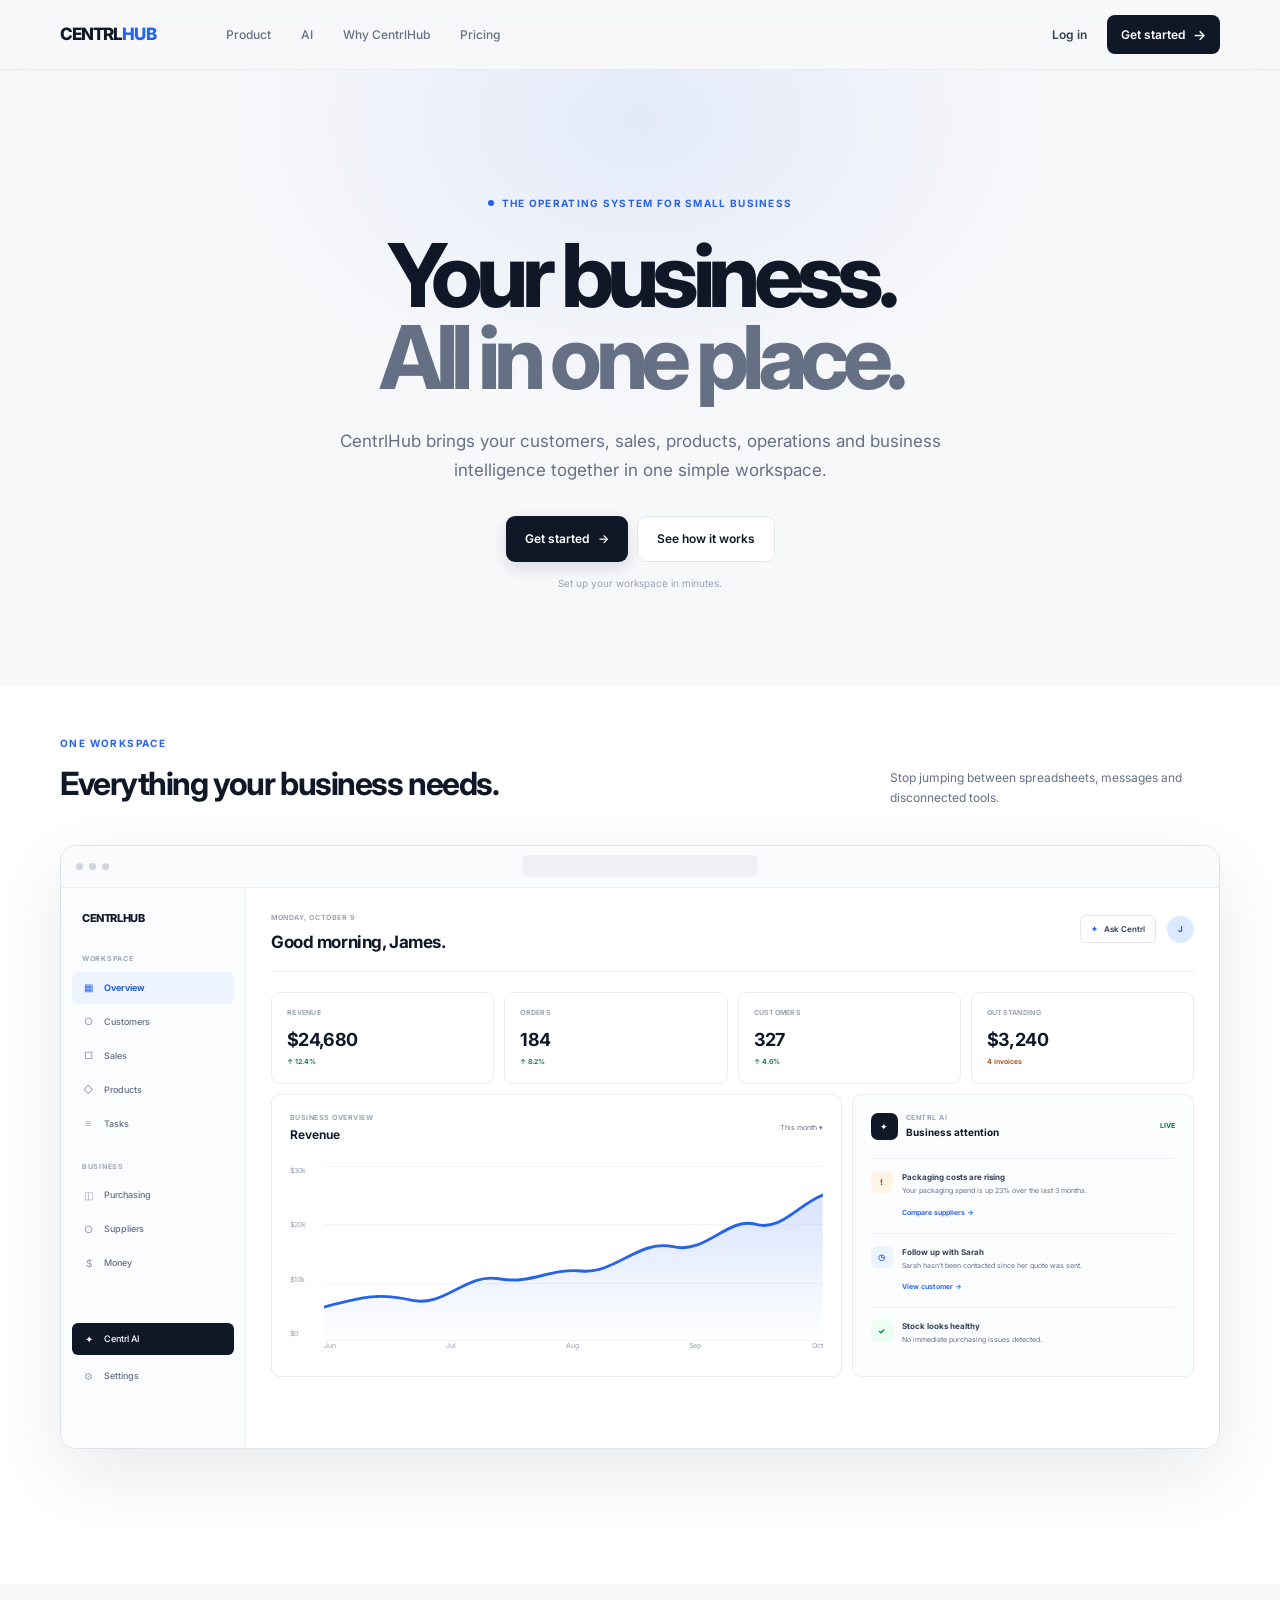
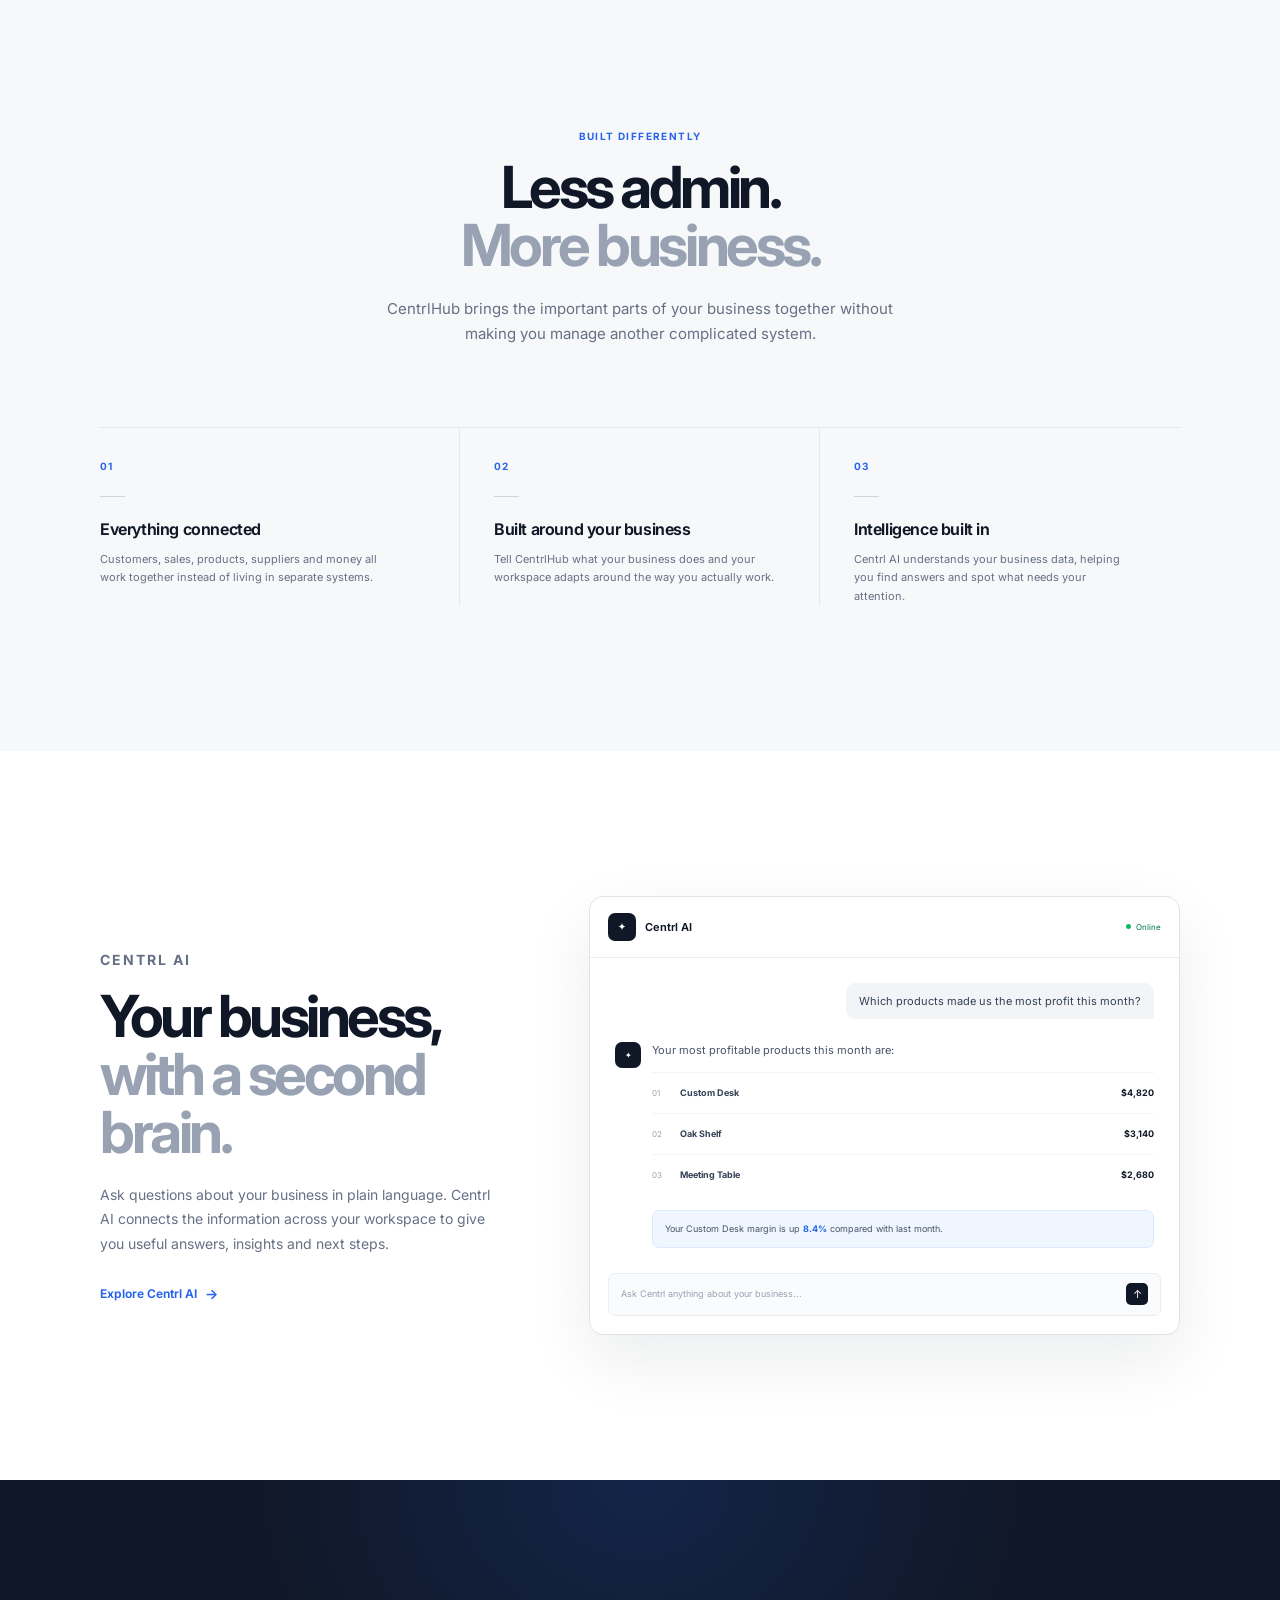
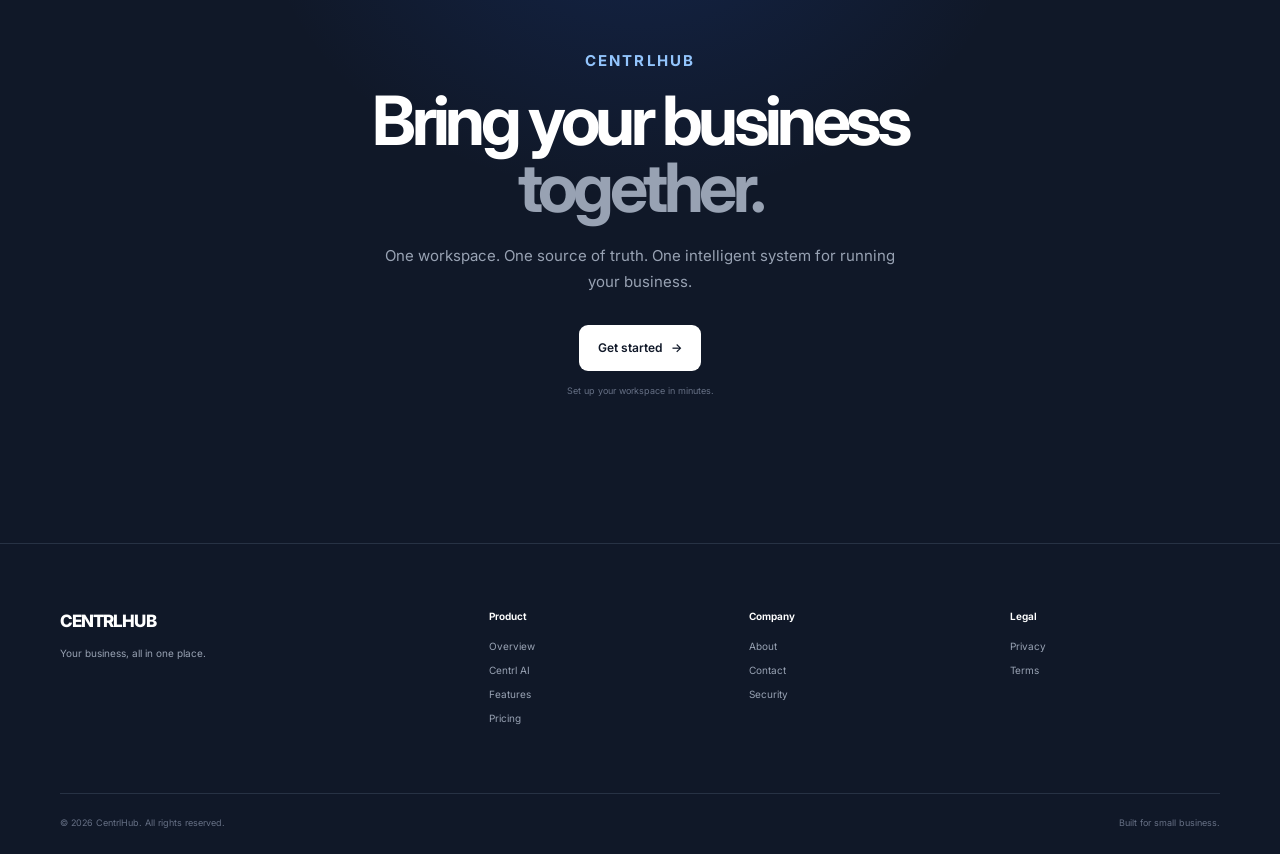
<file: index.html>
<!DOCTYPE html>
<html lang="en">
<head>
    <meta charset="UTF-8">
    <meta name="viewport" content="width=device-width, initial-scale=1.0">

    <title>CentrlHub — Your business, all in one place.</title>

    <meta
        name="description"
        content="CentrlHub brings your customers, sales, operations and business intelligence together in one simple workspace."
    >

    <link rel="preconnect" href="https://fonts.googleapis.com">
    <link rel="preconnect" href="https://fonts.gstatic.com" crossorigin>

    <link
        href="https://fonts.googleapis.com/css2?family=Inter:wght@400;500;600;700;800&display=swap"
        rel="stylesheet"
    >

    <link rel="stylesheet" href="style.css">
</head>

<body>

<!-- =====================================================
     NAVBAR
     ===================================================== -->

<header class="navbar">
    <div class="nav-inner">

        <a href="index.html" class="logo">
            CENTRL<span>HUB</span>
        </a>

        <nav class="nav-links">
            <a href="#product">Product</a>
            <a href="#ai">AI</a>
            <a href="#why-centrlhub">Why CentrlHub</a>
            <a href="#pricing">Pricing</a>
        </nav>

        <div class="nav-actions">

            <a href="#" class="login">
                Log in
            </a>

            <a href="signup.html" class="nav-cta">
                Get started
                <span>→</span>
            </a>

        </div>

        <button class="mobile-menu" aria-label="Open menu">
            <span></span>
            <span></span>
        </button>

    </div>
</header>


<main>

<!-- =====================================================
     HERO
     ===================================================== -->

<section class="hero">

    <div class="hero-glow"></div>

    <div class="hero-inner">

        <div class="hero-label">
            <span class="status-dot"></span>
            THE OPERATING SYSTEM FOR SMALL BUSINESS
        </div>

        <h1>
            Your business.<br>
            <span>All in one place.</span>
        </h1>

        <p class="hero-description">
            CentrlHub brings your customers, sales, products,
            operations and business intelligence together in
            one simple workspace.
        </p>

        <div class="hero-actions">

            <a href="signup.html" class="button button-dark">
                Get started
                <span>→</span>
            </a>

            <a href="#product" class="button button-light">
                See how it works
            </a>

        </div>

        <p class="hero-note">
            Set up your workspace in minutes.
        </p>

    </div>

</section>


<!-- =====================================================
     PRODUCT PREVIEW
     ===================================================== -->

<section class="product-section" id="product">

    <div class="product-container">

        <div class="product-top">

            <div>
                <p class="small-label">ONE WORKSPACE</p>
                <h2>Everything your business needs.</h2>
            </div>

            <p>
                Stop jumping between spreadsheets, messages
                and disconnected tools.
            </p>

        </div>


        <div class="dashboard-window">

            <div class="window-top">

                <div class="window-dots">
                    <i></i>
                    <i></i>
                    <i></i>
                </div>

                <div class="window-url">
                    app.centrlhub.com
                </div>

            </div>


            <div class="dashboard">

                <aside class="dashboard-sidebar">

                    <div class="dashboard-logo">
                        CENTRLHUB
                    </div>

                    <div class="side-group">

                        <p>WORKSPACE</p>

                        <a class="side-link active">
                            <b>▦</b>
                            Overview
                        </a>

                        <a class="side-link">
                            <b>○</b>
                            Customers
                        </a>

                        <a class="side-link">
                            <b>□</b>
                            Sales
                        </a>

                        <a class="side-link">
                            <b>◇</b>
                            Products
                        </a>

                        <a class="side-link">
                            <b>≡</b>
                            Tasks
                        </a>

                    </div>

                    <div class="side-group">

                        <p>BUSINESS</p>

                        <a class="side-link">
                            <b>◫</b>
                            Purchasing
                        </a>

                        <a class="side-link">
                            <b>○</b>
                            Suppliers
                        </a>

                        <a class="side-link">
                            <b>$</b>
                            Money
                        </a>

                    </div>

                    <div class="side-bottom">

                        <a class="side-link ai-side">
                            <b>✦</b>
                            Centrl AI
                        </a>

                        <a class="side-link">
                            <b>⚙</b>
                            Settings
                        </a>

                    </div>

                </aside>


                <div class="dashboard-main">

                    <div class="dashboard-header">

                        <div>
                            <span>MONDAY, OCTOBER 9</span>
                            <h3>Good morning, James.</h3>
                        </div>

                        <div class="dashboard-header-right">

                            <button class="ask-button">
                                <span>✦</span>
                                Ask Centrl
                            </button>

                            <div class="avatar">
                                J
                            </div>

                        </div>

                    </div>


                    <div class="dashboard-stats">

                        <div class="dash-stat">
                            <span>REVENUE</span>
                            <strong>$24,680</strong>
                            <small class="up">↑ 12.4%</small>
                        </div>

                        <div class="dash-stat">
                            <span>ORDERS</span>
                            <strong>184</strong>
                            <small class="up">↑ 8.2%</small>
                        </div>

                        <div class="dash-stat">
                            <span>CUSTOMERS</span>
                            <strong>327</strong>
                            <small class="up">↑ 4.6%</small>
                        </div>

                        <div class="dash-stat">
                            <span>OUTSTANDING</span>
                            <strong>$3,240</strong>
                            <small class="attention">4 invoices</small>
                        </div>

                    </div>


                    <div class="dashboard-grid">

                        <div class="business-card">

                            <div class="card-heading">

                                <div>
                                    <span>BUSINESS OVERVIEW</span>
                                    <h4>Revenue</h4>
                                </div>

                                <span class="period">
                                    This month ▾
                                </span>

                            </div>


                            <div class="chart">

                                <div class="chart-labels">
                                    <span>$30k</span>
                                    <span>$20k</span>
                                    <span>$10k</span>
                                    <span>$0</span>
                                </div>

                                <div class="chart-area">

                                    <div class="grid-line line-one"></div>
                                    <div class="grid-line line-two"></div>
                                    <div class="grid-line line-three"></div>
                                    <div class="grid-line line-four"></div>

                                    <svg
                                        viewBox="0 0 600 180"
                                        preserveAspectRatio="none"
                                    >

                                        <defs>

                                            <linearGradient
                                                id="chartFill"
                                                x1="0"
                                                y1="0"
                                                x2="0"
                                                y2="1"
                                            >

                                                <stop
                                                    offset="0%"
                                                    stop-color="#2563eb"
                                                    stop-opacity="0.18"
                                                />

                                                <stop
                                                    offset="100%"
                                                    stop-color="#2563eb"
                                                    stop-opacity="0"
                                                />

                                            </linearGradient>

                                        </defs>


                                        <path
                                            d="M0 145 C45 135, 65 130, 105 138 C145 146, 170 110, 210 116 C250 122, 270 105, 310 108 C350 111, 380 75, 420 83 C460 91, 485 52, 520 60 C550 67, 570 40, 600 30 L600 180 L0 180 Z"
                                            fill="url(#chartFill)"
                                        />


                                        <path
                                            d="M0 145 C45 135, 65 130, 105 138 C145 146, 170 110, 210 116 C250 122, 270 105, 310 108 C350 111, 380 75, 420 83 C460 91, 485 52, 520 60 C550 67, 570 40, 600 30"
                                            fill="none"
                                            stroke="#2563eb"
                                            stroke-width="3"
                                            stroke-linecap="round"
                                        />

                                    </svg>

                                </div>

                            </div>


                            <div class="chart-months">
                                <span>Jun</span>
                                <span>Jul</span>
                                <span>Aug</span>
                                <span>Sep</span>
                                <span>Oct</span>
                            </div>

                        </div>


                        <div class="ai-card">

                            <div class="ai-card-header">

                                <div class="ai-heading">

                                    <div class="ai-mark">
                                        ✦
                                    </div>

                                    <div>
                                        <span>CENTRL AI</span>
                                        <strong>Business attention</strong>
                                    </div>

                                </div>

                                <span class="ai-live">
                                    LIVE
                                </span>

                            </div>


                            <div class="ai-alert">

                                <div class="alert-icon orange">
                                    !
                                </div>

                                <div>

                                    <strong>
                                        Packaging costs are rising
                                    </strong>

                                    <p>
                                        Your packaging spend is up
                                        23% over the last 3 months.
                                    </p>

                                    <button>
                                        Compare suppliers →
                                    </button>

                                </div>

                            </div>


                            <div class="ai-alert">

                                <div class="alert-icon blue">
                                    ◷
                                </div>

                                <div>

                                    <strong>
                                        Follow up with Sarah
                                    </strong>

                                    <p>
                                        Sarah hasn't been contacted
                                        since her quote was sent.
                                    </p>

                                    <button>
                                        View customer →
                                    </button>

                                </div>

                            </div>


                            <div class="ai-alert">

                                <div class="alert-icon green">
                                    ✓
                                </div>

                                <div>

                                    <strong>
                                        Stock looks healthy
                                    </strong>

                                    <p>
                                        No immediate purchasing
                                        issues detected.
                                    </p>

                                </div>

                            </div>

                        </div>

                    </div>

                </div>

            </div>

        </div>

    </div>

</section>


<!-- =====================================================
     WHY CENTRLHUB
     ===================================================== -->

<section class="why-section" id="why-centrlhub">

    <div class="container">

        <div class="center-heading">

            <p class="small-label">
                BUILT DIFFERENTLY
            </p>

            <h2>
                Less admin.<br>
                <span>More business.</span>
            </h2>

            <p>
                CentrlHub brings the important parts of your
                business together without making you manage
                another complicated system.
            </p>

        </div>


        <div class="benefits">

            <article class="benefit">

                <div class="benefit-number">
                    01
                </div>

                <div class="benefit-line"></div>

                <h3>
                    Everything connected
                </h3>

                <p>
                    Customers, sales, products, suppliers and
                    money all work together instead of living
                    in separate systems.
                </p>

            </article>


            <article class="benefit">

                <div class="benefit-number">
                    02
                </div>

                <div class="benefit-line"></div>

                <h3>
                    Built around your business
                </h3>

                <p>
                    Tell CentrlHub what your business does and
                    your workspace adapts around the way you
                    actually work.
                </p>

            </article>


            <article class="benefit">

                <div class="benefit-number">
                    03
                </div>

                <div class="benefit-line"></div>

                <h3>
                    Intelligence built in
                </h3>

                <p>
                    Centrl AI understands your business data,
                    helping you find answers and spot what
                    needs your attention.
                </p>

            </article>

        </div>

    </div>

</section>


<!-- =====================================================
     AI
     ===================================================== -->

<section class="ai-section" id="ai">

    <div class="container">

        <div class="ai-section-layout">

            <div class="ai-copy">

                <p class="small-label">
                    CENTRL AI
                </p>

                <h2>
                    Your business,<br>
                    <span>with a second brain.</span>
                </h2>

                <p>
                    Ask questions about your business in plain
                    language. Centrl AI connects the information
                    across your workspace to give you useful
                    answers, insights and next steps.
                </p>

                <a href="#" class="text-link">
                    Explore Centrl AI
                    <span>→</span>
                </a>

            </div>


            <div class="ai-conversation">

                <div class="conversation-top">

                    <div class="conversation-brand">

                        <div>
                            ✦
                        </div>

                        <span>
                            Centrl AI
                        </span>

                    </div>

                    <span class="online">
                        Online
                    </span>

                </div>


                <div class="conversation-body">

                    <div class="user-bubble">
                        Which products made us the most profit
                        this month?
                    </div>


                    <div class="assistant-response">

                        <div class="assistant-avatar">
                            ✦
                        </div>

                        <div class="assistant-content">

                            <p>
                                Your most profitable products
                                this month are:
                            </p>

                            <div class="profit-item">
                                <span>01</span>
                                <strong>Custom Desk</strong>
                                <b>$4,820</b>
                            </div>

                            <div class="profit-item">
                                <span>02</span>
                                <strong>Oak Shelf</strong>
                                <b>$3,140</b>
                            </div>

                            <div class="profit-item">
                                <span>03</span>
                                <strong>Meeting Table</strong>
                                <b>$2,680</b>
                            </div>

                            <p class="ai-insight">
                                Your Custom Desk margin is up
                                <strong>8.4%</strong> compared
                                with last month.
                            </p>

                        </div>

                    </div>

                </div>


                <div class="conversation-input">
                    Ask Centrl anything about your business...
                    <span>↑</span>
                </div>

            </div>

        </div>

    </div>

</section>


<!-- =====================================================
     FINAL CTA
     ===================================================== -->

<section class="final-section" id="pricing">

    <div class="final-glow"></div>

    <div class="final-content">

        <p class="small-label">
            CENTRLHUB
        </p>

        <h2>
            Bring your business<br>
            <span>together.</span>
        </h2>

        <p>
            One workspace. One source of truth.
            One intelligent system for running your business.
        </p>

        <a href="signup.html" class="button button-white">
            Get started
            <span>→</span>
        </a>

        <small>
            Set up your workspace in minutes.
        </small>

    </div>

</section>

</main>


<!-- =====================================================
     FOOTER
     ===================================================== -->

<footer class="footer">

    <div class="footer-inner">

        <div class="footer-main">

            <div class="footer-brand">

                <a href="index.html" class="footer-logo">
                    CENTRL<span>HUB</span>
                </a>

                <p>
                    Your business, all in one place.
                </p>

            </div>


            <div class="footer-column">

                <h4>Product</h4>

                <a href="#product">
                    Overview
                </a>

                <a href="#ai">
                    Centrl AI
                </a>

                <a href="#">
                    Features
                </a>

                <a href="#pricing">
                    Pricing
                </a>

            </div>


            <div class="footer-column">

                <h4>Company</h4>

                <a href="#">
                    About
                </a>

                <a href="#">
                    Contact
                </a>

                <a href="#">
                    Security
                </a>

            </div>


            <div class="footer-column">

                <h4>Legal</h4>

                <a href="#">
                    Privacy
                </a>

                <a href="#">
                    Terms
                </a>

            </div>

        </div>


        <div class="footer-bottom">

            <span>
                © 2026 CentrlHub. All rights reserved.
            </span>

            <span>
                Built for small business.
            </span>

        </div>

    </div>

</footer>

</body>
</html>
</file>
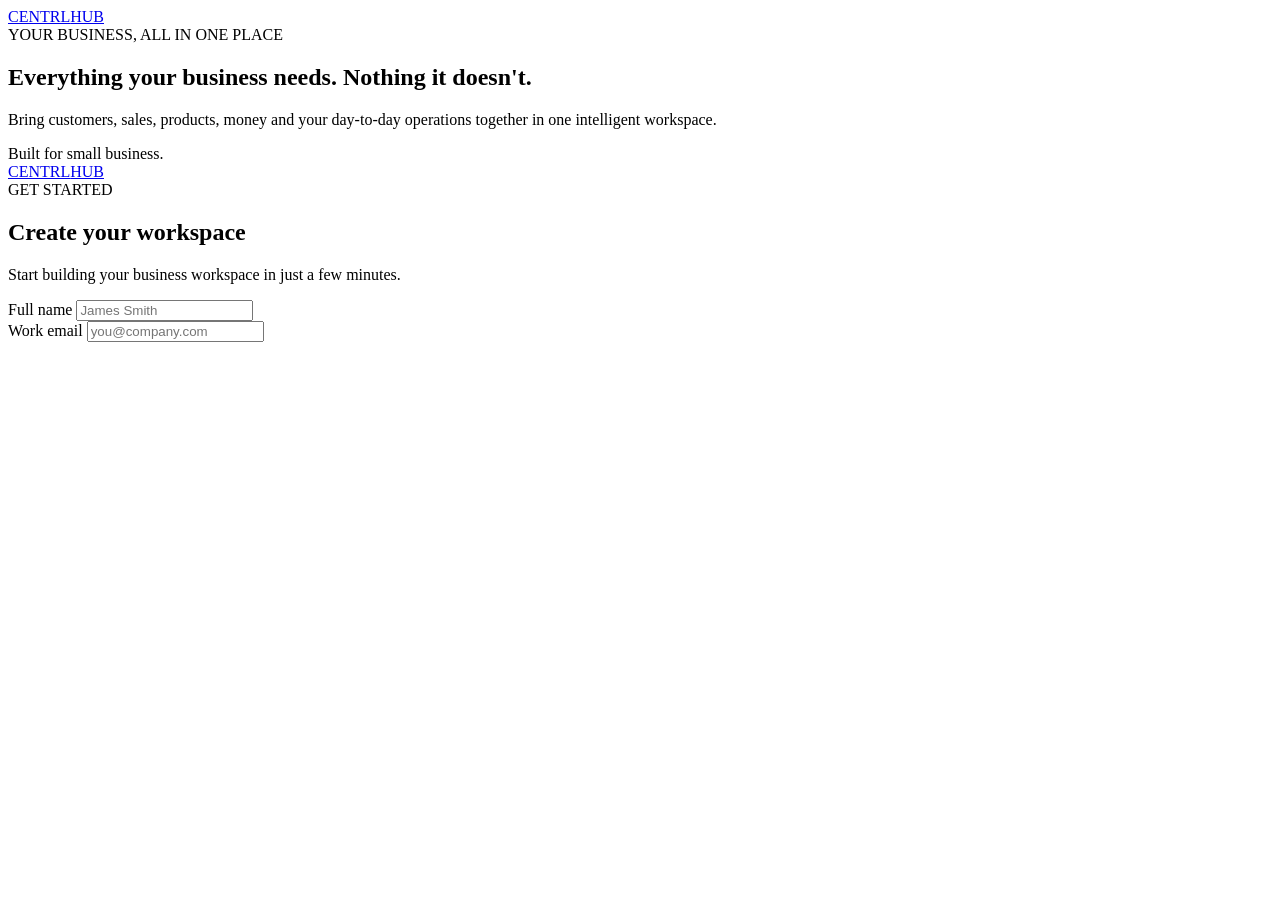
<file: signup.html>
<!DOCTYPE html>
<html lang="en">
<head>
    <meta charset="UTF-8">
    <meta name="viewport" content="width=device-width, initial-scale=1.0">

    <title>Create your workspace — CentrlHub</title>

    <link rel="preconnect" href="https://fonts.googleapis.com">
    <link rel="preconnect" href="https://fonts.gstatic.com" crossorigin>

    <link
        href="https://fonts.googleapis.com/css2?family=Inter:wght@400;500;600;700;800&display=swap"
        rel="stylesheet"
    >

    <link rel="stylesheet" href="signup.css">
</head>

<body>

    <main class="signup-page">

        <!-- LEFT BRAND PANEL -->

        <section class="signup-brand">

            <div class="brand-content">

                <a href="index.html" class="logo">
                    CENTRL<span>HUB</span>
                </a>

                <div class="brand-message">

                    <span class="eyebrow">
                        YOUR BUSINESS, ALL IN ONE PLACE
                    </span>

                    <h1>
                        Everything your business needs.
                        <span>Nothing it doesn't.</span>
                    </h1>

                    <p>
                        Bring customers, sales, products, money and your
                        day-to-day operations together in one intelligent workspace.
                    </p>

                </div>

                <div class="brand-footer">
                    Built for small business.
                </div>

            </div>

        </section>


        <!-- SIGNUP PANEL -->

        <section class="signup-form-section">

            <div class="signup-container">

                <!-- MOBILE LOGO -->

                <div class="mobile-logo">

                    <a href="index.html" class="logo">
                        CENTRL<span>HUB</span>
                    </a>

                </div>


                <!-- HEADER -->

                <header class="form-header">

                    <span class="step">
                        GET STARTED
                    </span>

                    <h2>
                        Create your workspace
                    </h2>

                    <p>
                        Start building your business workspace in just a few minutes.
                    </p>

                </header>


                <!-- FORM -->

                <form
                    class="signup-form"
                    id="signupForm"
                >

                    <!-- FULL NAME -->

                    <div class="form-group">

                        <label for="name">
                            Full name
                        </label>

                        <input
                            type="text"
                            id="name"
                            name="name"
                            placeholder="James Smith"
                            autocomplete="name"
                            required
                        >

                    </div>


                    <!-- EMAIL -->

                    <div class="form-group">

                        <label for="email">
                            Work email
                        </label>

                        <input
                            type="email"
                            id="email"
                            name="email"
                            placeholder="you@company.com"
                            autocomplete="email"
                            required
                        >

                    </div>


                    <!-- PASSWORD -->

                    <div class="form-group">

                        <label for="password">
</file>
<file: style.css>
/* =========================================================
   CENTRLHUB — LANDING PAGE
   ========================================================= */

:root {
    --black: #101828;
    --black-2: #1d2939;

    --text: #344054;
    --muted: #667085;
    --soft: #98a2b3;

    --blue: #2563eb;
    --blue-dark: #1d4ed8;
    --blue-soft: #eff6ff;
    --blue-border: #dbeafe;

    --background: #f7f8fa;
    --white: #ffffff;

    --border: #e4e7ec;
    --border-light: #eaecf0;

    --green: #12b76a;
    --orange: #f79009;

    --radius: 12px;
    --radius-large: 18px;

    --shadow:
        0 25px 70px rgba(16, 24, 40, 0.09);
}


/* =========================================================
   RESET
   ========================================================= */

* {
    box-sizing: border-box;
    margin: 0;
    padding: 0;
}

html {
    scroll-behavior: smooth;
}

body {
    background: var(--background);
    color: var(--black);

    font-family:
        "Inter",
        -apple-system,
        BlinkMacSystemFont,
        "Segoe UI",
        sans-serif;

    line-height: 1.5;

    -webkit-font-smoothing: antialiased;
}

a {
    color: inherit;
    text-decoration: none;
}

button {
    font: inherit;
}

::selection {
    background: #dbeafe;
    color: var(--black);
}


/* =========================================================
   SHARED
   ========================================================= */

.container,
.nav-inner,
.footer-inner {
    width: min(1160px, calc(100% - 48px));
    margin: 0 auto;
}

.small-label {
    color: var(--blue);

    font-size: 10px;
    font-weight: 700;
    letter-spacing: 0.14em;
    text-transform: uppercase;
}


/* =========================================================
   NAVBAR
   ========================================================= */

.navbar {
    position: relative;
    z-index: 100;

    height: 70px;

    border-bottom: 1px solid rgba(228, 231, 236, 0.75);

    background: rgba(247, 248, 250, 0.88);

    backdrop-filter: blur(18px);
    -webkit-backdrop-filter: blur(18px);
}

.nav-inner {
    display: flex;
    align-items: center;

    height: 100%;
}

.logo {
    color: var(--black);

    font-size: 17px;
    font-weight: 800;
    letter-spacing: -0.055em;
}

.logo span {
    color: var(--blue);
}

.nav-links {
    display: flex;
    gap: 30px;

    margin-left: 70px;
}

.nav-links a {
    color: var(--muted);

    font-size: 12px;
    font-weight: 500;

    transition: color 0.2s ease;
}

.nav-links a:hover {
    color: var(--black);
}

.nav-actions {
    display: flex;
    align-items: center;
    gap: 20px;

    margin-left: auto;
}

.login {
    color: var(--text);

    font-size: 12px;
    font-weight: 600;
}

.nav-cta {
    display: inline-flex;
    align-items: center;
    gap: 8px;

    padding: 9px 14px;

    border-radius: 8px;

    background: var(--black);
    color: #ffffff;

    font-size: 12px;
    font-weight: 600;

    transition:
        transform 0.2s ease,
        background 0.2s ease;
}

.nav-cta:hover {
    transform: translateY(-1px);
    background: #1f2937;
}

.nav-cta span {
    font-size: 14px;
}

.mobile-menu {
    display: none;
}


/* =========================================================
   HERO
   ========================================================= */

.hero {
    position: relative;

    overflow: hidden;

    padding: 118px 24px 95px;

    text-align: center;
}

.hero-glow {
    position: absolute;

    top: -250px;
    left: 50%;

    width: 850px;
    height: 600px;

    transform: translateX(-50%);

    background:
        radial-gradient(
            ellipse,
            rgba(37, 99, 235, 0.095),
            transparent 68%
        );

    pointer-events: none;
}

.hero-inner {
    position: relative;
    z-index: 2;

    max-width: 850px;
    margin: 0 auto;
}

.hero-label {
    display: inline-flex;
    align-items: center;
    gap: 8px;

    margin-bottom: 23px;

    color: var(--blue);

    font-size: 10px;
    font-weight: 700;
    letter-spacing: 0.13em;
}

.status-dot {
    width: 6px;
    height: 6px;

    border-radius: 50%;

    background: var(--blue);
}

.hero h1 {
    color: var(--black);

    font-size: clamp(55px, 8vw, 88px);
    font-weight: 750;
    line-height: 0.94;
    letter-spacing: -0.075em;
}

.hero h1 span {
    color: #667085;
}

.hero-description {
    max-width: 650px;

    margin: 28px auto 0;

    color: var(--muted);

    font-size: 17px;
    line-height: 1.7;
}

.hero-actions {
    display: flex;
    justify-content: center;
    gap: 9px;

    margin-top: 31px;
}

.button {
    display: inline-flex;
    align-items: center;
    justify-content: center;
    gap: 9px;

    min-height: 46px;

    padding: 0 19px;

    border-radius: 9px;

    font-size: 12px;
    font-weight: 600;

    transition:
        transform 0.2s ease,
        background 0.2s ease,
        border-color 0.2s ease;
}

.button:hover {
    transform: translateY(-1px);
}

.button-dark {
    background: var(--black);
    color: #ffffff;

    box-shadow: 0 6px 16px rgba(16, 24, 40, 0.13);
}

.button-dark:hover {
    background: #1f2937;
}

.button-light {
    border: 1px solid var(--border);

    background: #ffffff;
    color: var(--black);
}

.button-light:hover {
    border-color: #d0d5dd;
}

.hero-note {
    margin-top: 14px;

    color: var(--soft);

    font-size: 10px;
}


/* =========================================================
   PRODUCT SECTION
   ========================================================= */

.product-section {
    padding: 50px 24px 135px;

    background: #ffffff;
}

.product-container {
    width: min(1160px, 100%);
    margin: 0 auto;
}

.product-top {
    display: flex;
    align-items: flex-end;
    justify-content: space-between;

    margin-bottom: 37px;
}

.product-top h2 {
    margin-top: 9px;

    color: var(--black);

    font-size: 32px;
    font-weight: 700;
    letter-spacing: -0.045em;
}

.product-top > p {
    max-width: 330px;

    color: var(--muted);

    font-size: 12px;
    line-height: 1.65;
}


/* =========================================================
   BROWSER WINDOW
   ========================================================= */

.dashboard-window {
    overflow: hidden;

    border: 1px solid #dfe3e8;
    border-radius: 16px;

    background: #ffffff;

    box-shadow: var(--shadow);
}

.window-top {
    display: flex;
    align-items: center;

    height: 42px;

    padding: 0 15px;

    background: #fafbfc;
    border-bottom: 1px solid var(--border-light);
}

.window-dots {
    display: flex;
    gap: 6px;
}

.window-dots i {
    display: block;

    width: 7px;
    height: 7px;

    border-radius: 50%;

    background: #d0d5dd;
}

.window-url {
    position: absolute;
    left: 50%;

    width: 235px;
    height: 22px;

    transform: translateX(-50%);

    border-radius: 5px;

    background: #eef0f3;

    color: transparent;
}


/* =========================================================
   DASHBOARD
   ========================================================= */

.dashboard {
    display: flex;

    min-height: 560px;

    background: #ffffff;
}

.dashboard-sidebar {
    width: 185px;

    flex-shrink: 0;

    padding: 22px 11px;

    background: #fbfcfd;
    border-right: 1px solid var(--border-light);
}

.dashboard-logo {
    padding: 0 10px;

    margin-bottom: 28px;

    color: var(--black);

    font-size: 11px;
    font-weight: 800;
    letter-spacing: -0.035em;
}

.side-group {
    margin-bottom: 22px;
}

.side-group > p {
    padding: 0 10px;

    margin-bottom: 7px;

    color: #a0a8b5;

    font-size: 7px;
    font-weight: 700;
    letter-spacing: 0.1em;
}

.side-link {
    display: flex;
    align-items: center;
    gap: 9px;

    height: 32px;

    padding: 0 10px;

    margin-bottom: 2px;

    border-radius: 6px;

    color: #667085;

    font-size: 9px;
    font-weight: 500;
}

.side-link b {
    display: inline-flex;
    align-items: center;
    justify-content: center;

    width: 13px;

    color: #98a2b3;

    font-size: 10px;
    font-weight: 500;
}

.side-link.active {
    background: #eef4ff;
    color: #175cd3;
    font-weight: 650;
}

.side-link.active b {
    color: #2563eb;
}

.side-bottom {
    margin-top: 44px;
}

.ai-side {
    margin-bottom: 5px;

    background: var(--black);
    color: #ffffff;
}

.ai-side b {
    color: #ffffff;
}


/* =========================================================
   DASHBOARD MAIN
   ========================================================= */

.dashboard-main {
    flex: 1;
    min-width: 0;

    padding: 0 25px 25px;
}

.dashboard-header {
    display: flex;
    align-items: center;
    justify-content: space-between;

    min-height: 84px;

    border-bottom: 1px solid var(--border-light);
}

.dashboard-header > div:first-child > span {
    color: #98a2b3;

    font-size: 7px;
    font-weight: 650;
    letter-spacing: 0.08em;
}

.dashboard-header h3 {
    margin-top: 4px;

    color: var(--black);

    font-size: 17px;
    font-weight: 700;
    letter-spacing: -0.025em;
}

.dashboard-header-right {
    display: flex;
    align-items: center;
    gap: 11px;
}

.ask-button {
    display: flex;
    align-items: center;
    gap: 6px;

    padding: 7px 10px;

    border: 1px solid var(--border);
    border-radius: 6px;

    background: #ffffff;
    color: var(--text);

    font-size: 8px;
    font-weight: 600;
}

.ask-button span {
    color: var(--blue);
}

.avatar {
    display: flex;
    align-items: center;
    justify-content: center;

    width: 27px;
    height: 27px;

    border-radius: 50%;

    background: #dbeafe;
    color: #175cd3;

    font-size: 8px;
    font-weight: 700;
}


/* =========================================================
   DASHBOARD STATS
   ========================================================= */

.dashboard-stats {
    display: grid;
    grid-template-columns: repeat(4, 1fr);
    gap: 10px;

    padding-top: 20px;
}

.dash-stat {
    padding: 15px;

    border: 1px solid var(--border-light);
    border-radius: 9px;

    background: #ffffff;
}

.dash-stat > span {
    display: block;

    margin-bottom: 8px;

    color: #98a2b3;

    font-size: 7px;
    font-weight: 650;
    letter-spacing: 0.04em;
}

.dash-stat strong {
    display: block;

    color: var(--black);

    font-size: 18px;
    font-weight: 700;
    letter-spacing: -0.035em;
}

.dash-stat small {
    display: block;

    margin-top: 4px;

    font-size: 7px;
    font-weight: 600;
}

.up {
    color: #027a48;
}

.attention {
    color: #b54708;
}


/* =========================================================
   DASHBOARD GRID
   ========================================================= */

.dashboard-grid {
    display: grid;
    grid-template-columns: 1.25fr 0.75fr;
    gap: 10px;

    margin-top: 10px;
}

.business-card,
.ai-card {
    min-width: 0;

    padding: 18px;

    border: 1px solid var(--border-light);
    border-radius: 9px;

    background: #ffffff;
}

.card-heading {
    display: flex;
    align-items: center;
    justify-content: space-between;

    margin-bottom: 22px;
}

.card-heading span:first-child {
    display: block;

    color: #98a2b3;

    font-size: 7px;
    font-weight: 650;
    letter-spacing: 0.07em;
}

.card-heading h4 {
    margin-top: 3px;

    color: var(--black);

    font-size: 12px;
    font-weight: 650;
}

.period {
    color: #667085;

    font-size: 7px;
}


/* =========================================================
   CHART
   ========================================================= */

.chart {
    display: flex;

    height: 175px;
}

.chart-labels {
    display: flex;
    flex-direction: column;
    justify-content: space-between;

    width: 34px;

    padding-bottom: 2px;

    color: #98a2b3;

    font-size: 7px;
}

.chart-area {
    position: relative;

    flex: 1;

    overflow: hidden;
}

.grid-line {
    position: absolute;
    left: 0;
    right: 0;

    height: 1px;

    background: #f2f4f7;
}

.line-one {
    top: 0;
}

.line-two {
    top: 33.3%;
}

.line-three {
    top: 66.6%;
}

.line-four {
    bottom: 0;
}

.chart svg {
    position: absolute;

    inset: 0;

    width: 100%;
    height: 100%;
}

.chart-months {
    display: flex;
    justify-content: space-between;

    padding-left: 34px;

    color: #98a2b3;

    font-size: 7px;
}


/* =========================================================
   AI CARD
   ========================================================= */

.ai-card {
    background: #fcfdff;
}

.ai-card-header {
    display: flex;
    align-items: center;
    justify-content: space-between;

    margin-bottom: 18px;
}

.ai-heading {
    display: flex;
    align-items: center;
    gap: 8px;
}

.ai-mark {
    display: flex;
    align-items: center;
    justify-content: center;

    width: 27px;
    height: 27px;

    border-radius: 7px;

    background: var(--black);
    color: #ffffff;

    font-size: 9px;
}

.ai-heading span {
    display: block;

    color: #98a2b3;

    font-size: 7px;
    font-weight: 650;
    letter-spacing: 0.07em;
}

.ai-heading strong {
    display: block;

    margin-top: 2px;

    color: var(--black);

    font-size: 10px;
}

.ai-live {
    color: #027a48;

    font-size: 7px;
    font-weight: 700;
}

.ai-alert {
    display: flex;
    align-items: flex-start;
    gap: 9px;

    padding: 12px 0;

    border-top: 1px solid #f0f2f5;
}

.alert-icon {
    display: flex;
    align-items: center;
    justify-content: center;

    width: 22px;
    height: 22px;

    flex-shrink: 0;

    border-radius: 6px;

    font-size: 8px;
    font-weight: 800;
}

.alert-icon.orange {
    background: #fff4e5;
    color: #b54708;
}

.alert-icon.blue {
    background: #eef4ff;
    color: #175cd3;
}

.alert-icon.green {
    background: #ecfdf3;
    color: #027a48;
}

.ai-alert strong {
    display: block;

    margin-bottom: 3px;

    color: #344054;

    font-size: 8px;
}

.ai-alert p {
    color: #667085;

    font-size: 7px;
    line-height: 1.5;
}

.ai-alert button {
    margin-top: 5px;

    padding: 0;

    border: 0;

    background: transparent;

    color: var(--blue);

    font-size: 7px;
    font-weight: 650;

    cursor: pointer;
}


/* =========================================================
   WHY SECTION
   ========================================================= */

.why-section {
    padding: 145px 24px;

    background: #f7f8fa;
}

.center-heading {
    max-width: 670px;

    margin: 0 auto;

    text-align: center;
}

.center-heading h2 {
    margin-top: 14px;

    color: var(--black);

    font-size: clamp(40px, 5vw, 58px);
    font-weight: 700;
    line-height: 1;
    letter-spacing: -0.06em;
}

.center-heading h2 span {
    color: #98a2b3;
}

.center-heading > p:last-child {
    max-width: 560px;

    margin: 22px auto 0;

    color: var(--muted);

    font-size: 15px;
    line-height: 1.7;
}

.benefits {
    display: grid;
    grid-template-columns: repeat(3, 1fr);

    max-width: 1080px;

    margin: 80px auto 0;

    border-top: 1px solid var(--border);
}

.benefit {
    position: relative;

    padding: 31px 34px 0;

    border-right: 1px solid var(--border);
}

.benefit:first-child {
    padding-left: 0;
}

.benefit:last-child {
    padding-right: 0;

    border-right: 0;
}

.benefit-number {
    color: var(--blue);

    font-size: 10px;
    font-weight: 700;
    letter-spacing: 0.05em;
}

.benefit-line {
    width: 25px;
    height: 1px;

    margin: 22px 0 20px;

    background: #cfd5dd;
}

.benefit h3 {
    margin-bottom: 9px;

    color: var(--black);

    font-size: 16px;
    font-weight: 650;
    letter-spacing: -0.025em;
}

.benefit p {
    max-width: 280px;

    color: var(--muted);

    font-size: 11px;
    line-height: 1.7;
}


/* =========================================================
   AI SECTION
   ========================================================= */

.ai-section {
    padding: 145px 24px;

    background: #ffffff;
}

.ai-section-layout {
    display: grid;
    grid-template-columns: 0.8fr 1.2fr;
    align-items: center;
    gap: 95px;

    width: min(1080px, 100%);

    margin: 0 auto;
}

.ai-copy h2 {
    margin-top: 14px;

    color: var(--black);

    font-size: clamp(40px, 5vw, 58px);
    font-weight: 700;
    line-height: 1;
    letter-spacing: -0.06em;
}

.ai-copy h2 span {
    color: #98a2b3;
}

.ai-copy > p {
    max-width: 430px;

    margin-top: 22px;

    color: var(--muted);

    font-size: 14px;
    line-height: 1.75;
}

.text-link {
    display: inline-flex;
    align-items: center;
    gap: 8px;

    margin-top: 27px;

    color: var(--blue);

    font-size: 12px;
    font-weight: 650;
}

.text-link span {
    font-size: 14px;
}


/* =========================================================
   AI CONVERSATION
   ========================================================= */

.ai-conversation {
    overflow: hidden;

    border: 1px solid #dfe3e8;
    border-radius: 14px;

    background: #ffffff;

    box-shadow:
        0 25px 65px rgba(16, 24, 40, 0.08);
}

.conversation-top {
    display: flex;
    align-items: center;
    justify-content: space-between;

    height: 61px;

    padding: 0 18px;

    border-bottom: 1px solid var(--border-light);
}

.conversation-brand {
    display: flex;
    align-items: center;
    gap: 9px;

    color: var(--black);

    font-size: 11px;
    font-weight: 650;
}

.conversation-brand div {
    display: flex;
    align-items: center;
    justify-content: center;

    width: 28px;
    height: 28px;

    border-radius: 7px;

    background: var(--black);
    color: #ffffff;

    font-size: 9px;
}

.online {
    display: flex;
    align-items: center;
    gap: 5px;

    color: #027a48;

    font-size: 8px;
}

.online::before {
    content: "";

    width: 5px;
    height: 5px;

    border-radius: 50%;

    background: var(--green);
}

.conversation-body {
    padding: 25px;
}

.user-bubble {
    width: fit-content;
    max-width: 80%;

    margin-left: auto;

    padding: 10px 13px;

    border-radius: 9px 9px 2px 9px;

    background: #f2f4f7;

    color: #344054;

    font-size: 11px;
    line-height: 1.5;
}

.assistant-response {
    display: flex;
    align-items: flex-start;
    gap: 11px;

    margin-top: 23px;
}

.assistant-avatar {
    display: flex;
    align-items: center;
    justify-content: center;

    width: 26px;
    height: 26px;

    flex-shrink: 0;

    border-radius: 7px;

    background: var(--black);
    color: #ffffff;

    font-size: 8px;
}

.assistant-content {
    flex: 1;
}

.assistant-content > p {
    margin-bottom: 13px;

    color: #475467;

    font-size: 11px;
}

.profit-item {
    display: grid;
    grid-template-columns: 28px 1fr auto;
    align-items: center;

    min-height: 41px;

    border-top: 1px solid #f2f4f7;
}

.profit-item span {
    color: #98a2b3;

    font-size: 8px;
}

.profit-item strong {
    color: #344054;

    font-size: 9px;
}

.profit-item b {
    color: var(--black);

    font-size: 9px;
}

.ai-insight {
    margin-top: 15px !important;
    margin-bottom: 0 !important;

    padding: 11px 12px;

    border: 1px solid var(--blue-border);
    border-radius: 7px;

    background: var(--blue-soft);

    color: #475467 !important;

    font-size: 9px !important;
    line-height: 1.55;
}

.ai-insight strong {
    color: var(--blue);
}

.conversation-input {
    display: flex;
    align-items: center;
    justify-content: space-between;

    height: 43px;

    margin: 0 18px 18px;
    padding: 0 12px;

    border: 1px solid var(--border-light);
    border-radius: 7px;

    background: #fafbfc;

    color: #98a2b3;

    font-size: 9px;
}

.conversation-input span {
    display: flex;
    align-items: center;
    justify-content: center;

    width: 22px;
    height: 22px;

    border-radius: 5px;

    background: var(--black);
    color: #ffffff;

    font-size: 11px;
}


/* =========================================================
   FINAL CTA
   ========================================================= */

.final-section {
    position: relative;

    overflow: hidden;

    padding: 145px 24px;

    background: var(--black);

    color: #ffffff;

    text-align: center;
}

.final-glow {
    position: absolute;

    top: -320px;
    left: 50%;

    width: 800px;
    height: 650px;

    transform: translateX(-50%);

    background:
        radial-gradient(
            ellipse,
            rgba(37, 99, 235, 0.17),
            transparent 68%
        );
}

.final-content {
    position: relative;
    z-index: 2;

    max-width: 720px;

    margin: 0 auto;
}

.final-content .small-label {
    color: #93c5fd;
}

.final-content h2 {
    margin-top: 14px;

    color: #ffffff;

    font-size: clamp(46px, 6vw, 68px);
    font-weight: 700;
    line-height: 0.98;
    letter-spacing: -0.065em;
}

.final-content h2 span {
    color: #98a2b3;
}

.final-content > p {
    max-width: 520px;

    margin: 23px auto 0;

    color: #98a2b3;

    font-size: 15px;
    line-height: 1.7;
}

.button-white {
    margin-top: 31px;

    background: #ffffff;
    color: var(--black);
}

.button-white:hover {
    background: #f2f4f7;
}

.final-content small {
    display: block;

    margin-top: 13px;

    color: #667085;

    font-size: 9px;
}


/* =========================================================
   FOOTER
   ========================================================= */

.footer {
    padding: 65px 0 25px;

    background: var(--black);

    border-top: 1px solid #273244;

    color: #ffffff;
}

.footer-main {
    display: grid;
    grid-template-columns: 1.8fr repeat(3, 1fr);

    gap: 50px;

    padding-bottom: 58px;
}


/* FOOTER BRAND */

.footer-brand .footer-logo {
    display: inline-block;

    color: #ffffff;

    font-size: 17px;
    font-weight: 800;
    letter-spacing: -0.055em;

    transition: opacity 0.2s ease;
}

.footer-brand .footer-logo span {
    color: #ffffff;
}

.footer-brand .footer-logo:hover,
.footer-brand .footer-logo:hover span {
    color: #ffffff;
    opacity: 0.8;
}

.footer-brand p {
    margin-top: 12px;

    color: #98a2b3;

    font-size: 10px;
}


/* FOOTER COLUMNS */

.footer-column h4 {
    margin-bottom: 15px;

    color: #ffffff;

    font-size: 10px;
    font-weight: 650;
}

.footer-column a {
    display: block;

    margin-bottom: 9px;

    color: #98a2b3;

    font-size: 10px;

    transition: color 0.2s ease;
}

.footer-column a:hover {
    color: #ffffff;
}


/* FOOTER BOTTOM */

.footer-bottom {
    display: flex;
    justify-content: space-between;

    padding-top: 22px;

    border-top: 1px solid #273244;

    color: #667085;

    font-size: 9px;
}


/* =========================================================
   TABLET
   ========================================================= */

@media (max-width: 900px) {

    .nav-links {
        gap: 20px;
        margin-left: 40px;
    }

    .dashboard-sidebar {
        width: 155px;
    }

    .ai-section-layout {
        grid-template-columns: 1fr;
        gap: 55px;
    }

    .ai-copy {
        max-width: 620px;
    }

    .benefits {
        gap: 0;
    }

    .benefit {
        padding-left: 20px;
        padding-right: 20px;
    }
}


/* =========================================================
   MOBILE
   ========================================================= */

@media (max-width: 700px) {

    .container,
    .nav-inner,
    .footer-inner {
        width: calc(100% - 32px);
    }


    /* NAV */

    .navbar {
        height: 64px;
    }

    .nav-links,
    .nav-actions {
        display: none;
    }

    .mobile-menu {
        display: flex;
        flex-direction: column;
        justify-content: center;
        gap: 5px;

        width: 36px;
        height: 36px;

        margin-left: auto;

        border: 1px solid var(--border);
        border-radius: 8px;

        background: #ffffff;

        cursor: pointer;
    }

    .mobile-menu span {
        display: block;

        width: 14px;
        height: 1.5px;

        margin: 0 auto;

        background: var(--black);
    }


    /* HERO */

    .hero {
        padding: 82px 20px 75px;
    }

    .hero-label {
        max-width: 280px;

        justify-content: center;

        font-size: 8px;
        line-height: 1.5;
    }

    .hero h1 {
        font-size: 48px;
        letter-spacing: -0.07em;
    }

    .hero-description {
        font-size: 14px;
        line-height: 1.65;
    }

    .hero-actions {
        flex-direction: column;

        width: 100%;
        max-width: 340px;

        margin-right: auto;
        margin-left: auto;
    }

    .hero-actions .button {
        width: 100%;
    }


    /* PRODUCT */

    .product-section {
        padding: 45px 16px 90px;
    }

    .product-top {
        display: block;

        margin-bottom: 28px;
    }

    .product-top h2 {
        font-size: 27px;
    }

    .product-top > p {
        margin-top: 13px;

        font-size: 11px;
    }

    .dashboard-window {
        border-radius: 11px;
    }

    .dashboard-sidebar {
        display: none;
    }

    .dashboard {
        min-height: 470px;
    }

    .dashboard-main {
        padding: 0 13px 15px;
    }

    .window-url {
        width: 130px;
    }

    .dashboard-header {
        min-height: 70px;
    }

    .dashboard-header h3 {
        font-size: 14px;
    }

    .dashboard-header-right {
        gap: 7px;
    }

    .ask-button {
        display: none;
    }

    .dashboard-stats {
        grid-template-columns: repeat(2, 1fr);
        gap: 7px;
    }

    .dash-stat {
        padding: 11px;
    }

    .dash-stat strong {
        font-size: 15px;
    }

    .dashboard-grid {
        grid-template-columns: 1fr;
    }

    .ai-card {
        display: none;
    }

    .business-card {
        padding: 13px;
    }

    .chart {
        height: 155px;
    }


    /* WHY */

    .why-section {
        padding: 90px 20px;
    }

    .center-heading h2 {
        font-size: 40px;
    }

    .center-heading > p:last-child {
        font-size: 13px;
    }

    .benefits {
        grid-template-columns: 1fr;

        margin-top: 55px;
    }

    .benefit,
    .benefit:first-child,
    .benefit:last-child {
        padding: 27px 0;

        border-right: 0;
        border-bottom: 1px solid var(--border);
    }

    .benefit:last-child {
        border-bottom: 0;
    }

    .benefit p {
        max-width: 100%;
    }


    /* AI */

    .ai-section {
        padding: 90px 20px;
    }

    .ai-copy h2 {
        font-size: 40px;
    }

    .ai-copy > p {
        font-size: 13px;
    }

    .ai-conversation {
        border-radius: 11px;
    }

    .conversation-body {
        padding: 18px;
    }

    .user-bubble {
        max-width: 90%;
    }


    /* CTA */

    .final-section {
        padding: 100px 20px;
    }

    .final-content h2 {
        font-size: 45px;
    }

    .final-content > p {
        font-size: 13px;
    }


    /* FOOTER */

    .footer {
        padding-top: 50px;
    }

    .footer-main {
        grid-template-columns: 1fr 1fr;

        gap: 38px 25px;
    }

    .footer-brand {
        grid-column: 1 / -1;
    }

    .footer-bottom {
        flex-direction: column;
        gap: 7px;
    }
}


/* =========================================================
   SMALL MOBILE
   ========================================================= */

@media (max-width: 430px) {

    .hero h1 {
        font-size: 43px;
    }

    .hero-description {
        font-size: 13px;
    }

    .window-url {
        width: 100px;
    }

    .dashboard {
        min-height: 430px;
    }

    .dashboard-header h3 {
        font-size: 12px;
    }

    .dash-stat strong {
        font-size: 14px;
    }

    .center-heading h2,
    .ai-copy h2 {
        font-size: 36px;
    }

    .final-content h2 {
        font-size: 40px;
    }

    .footer-main {
        grid-template-columns: 1fr;
    }

    .footer-brand {
        grid-column: auto;
    }
}
</file>
<file: signup.css>
/* =========================================================
   CENTRLHUB — SIGN UP
   ========================================================= */

const signupForm = document.getElementById("signupForm");

const password = document.getElementById("password");
const confirmPassword = document.getElementById("confirmPassword");

const passwordToggle = document.getElementById("passwordToggle");
const confirmPasswordToggle = document.getElementById("confirmPasswordToggle");

const passwordError = document.getElementById("passwordError");


/* =========================================================
   PASSWORD VISIBILITY
   ========================================================= */

function setupPasswordToggle(button, input) {

    button.addEventListener("click", () => {

        const showing = input.type === "text";

        input.type = showing ? "password" : "text";

        button.textContent = showing ? "Show" : "Hide";

        button.setAttribute(
            "aria-label",
            showing ? "Show password" : "Hide password"
        );

    });

}

setupPasswordToggle(passwordToggle, password);
setupPasswordToggle(confirmPasswordToggle, confirmPassword);


/* =========================================================
   PASSWORD VALIDATION
   ========================================================= */

function checkPasswords() {

    if (
        confirmPassword.value.length > 0 &&
        password.value !== confirmPassword.value
    ) {

        passwordError.classList.add("show");

        confirmPassword.setCustomValidity(
            "Passwords do not match."
        );

        return false;
    }

    passwordError.classList.remove("show");

    confirmPassword.setCustomValidity("");

    return true;
}


password.addEventListener("input", checkPasswords);
confirmPassword.addEventListener("input", checkPasswords);


/* =========================================================
   FORM SUBMISSION
   ========================================================= */

signupForm.addEventListener("submit", (event) => {

    event.preventDefault();

    if (!checkPasswords()) {
        confirmPassword.focus();
        return;
    }

    const name = document.getElementById("name").value.trim();
    const email = document.getElementById("email").value.trim();

    /*
        Temporary account setup.

        Later this will connect to the real
        CentrlHub authentication system.
    */

    localStorage.setItem(
        "centrlhubSignup",
        JSON.stringify({
            name,
            email
        })
    );

    window.location.href = "setup.html";

});
</file>
